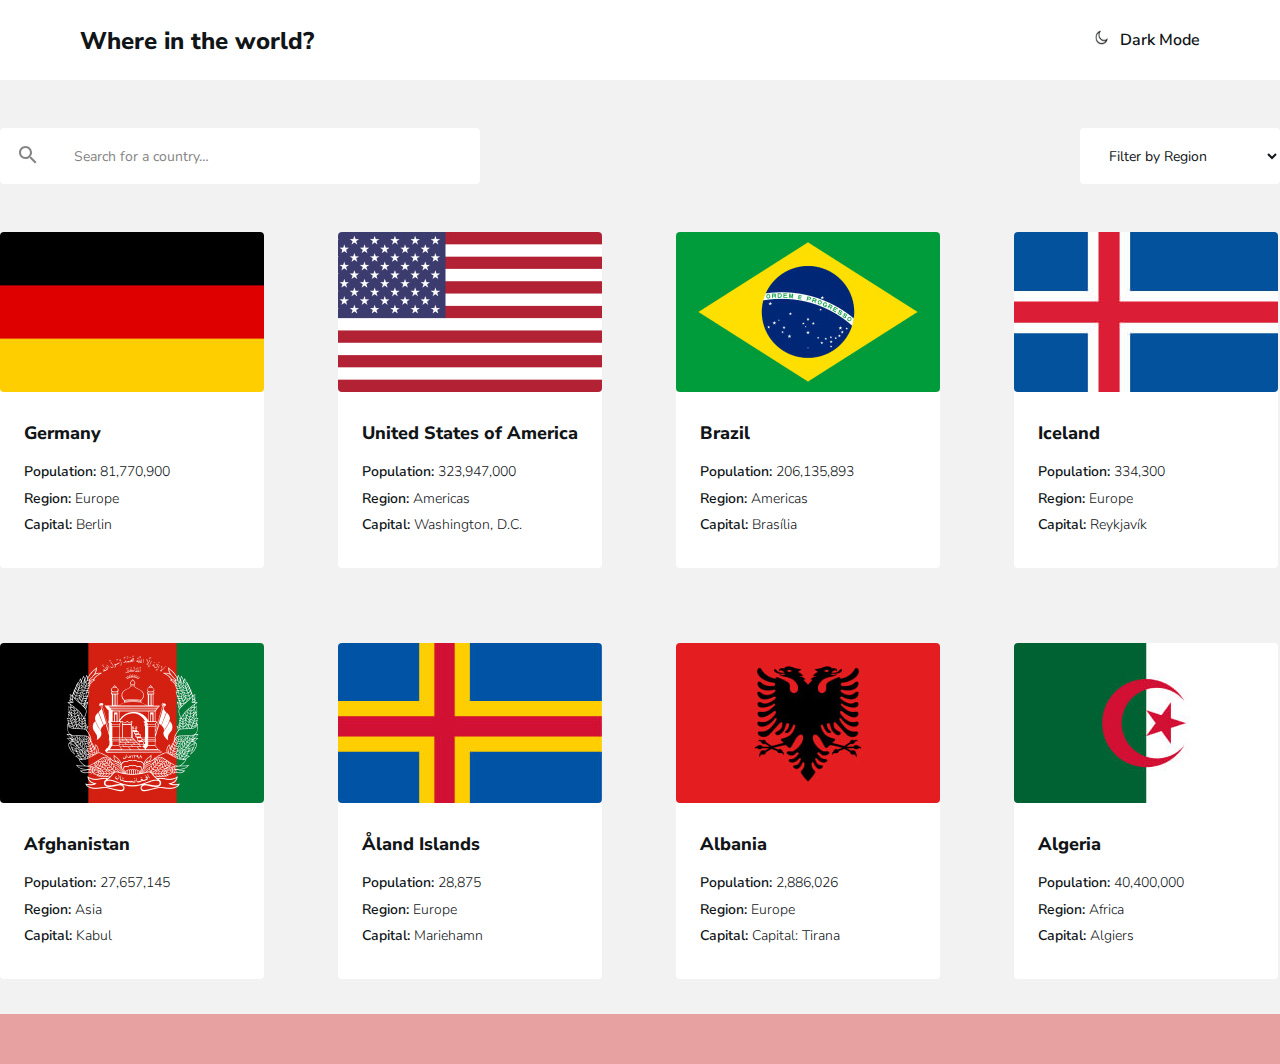
<file: index.html>
<!DOCTYPE html>
<html lang="en">
<head>
  <meta charset="UTF-8">
  <meta name="viewport" content="width=device-width, initial-scale=1.0">
  <title>Countries</title>

<!-- Fonts -->
<link rel="preconnect" href="https://fonts.googleapis.com">
<link rel="preconnect" href="https://fonts.gstatic.com" crossorigin>
<link href="https://fonts.googleapis.com/css2?family=Nunito+Sans:ital,opsz@0,6..12;1,6..12&display=swap" rel="stylesheet">

  <!-- Styles -->
  <link rel="stylesheet" href="normalize.css">
  <link rel="stylesheet" href="style.css">

</head>

<body>
<div class="countries-wrapper">
  <header class="header">
  <h2 class="header-heading-question">Where in the world?</h2>
  <button class="btn" type="button">
     <span class="togler-moon">
       <img class="moon-img" src="./img/Path.png" alt="moon" width="13" height="15">
     </span>
      <span class="togler-text">Dark Mode</span></button>
  </header>

<main class="main-content">
<div class="container">
  <div class="search-option">

  <form>

    <input class="input-search" type="text" name="search" placeholder="Search for a country…">

    <select name="country" id="country" >

      <option value="filter">Filter by Region</option>
      <option value="af">Africa</option>
      <option value="usa">America</option>
      <option value="asian">Asia</option>
      <option value="euro">Europe</option>
      <option value="ocean">Oceania</option>

    </select>

  </form>

  </div>
  <div class="flags-countries">
    <ul class="country-list-top">
      <li class="country-list-item-top">
        <a href="#"><img class="flag-germany-img" src="./img/germany.jpg" width="264" height="160" alt="flag-germany" srcset="./img/germany.jpg 1x, ./img/germany@2x.jpg 2x">
        <h3 class="heading-name-country">Germany</h3>
          <p class="text-country"><strong>Population:</strong> <span>81,770,900</span></p>
          <p class="text-country"><strong>Region:</strong> <span>Europe</span></p>
          <p class="text-country"><strong>Capital:</strong> <span>Berlin</span></p>
      </a>
      </li>

      <li class="country-list-item-top">
        <a href="#"><img class="flag-germany-img" src="./img/USA.jpg" width="264" height="160" alt="flag-germany" srcset="./img/USA.jpg 1x, ./img/USA@2x.jpg 2x">
        <h3 class="heading-name-country">United States of America</h3>
          <p class="text-country"><strong>Population:</strong> <span>323,947,000</span></p>
          <p class="text-country"><strong>Region:</strong> <span> Americas</span></p>
          <p class="text-country"><strong>Capital:</strong> <span>Washington, D.C.</span></p>
      </a>
      </li>
      <li class="country-list-item-top">
        <a href="#"><img class="flag-germany-img" src="./img/Brasil.jpg" width="264" height="160" alt="flag-germany" srcset="./img/Brasil.jpg 1x, ./img/Brasil@2xBrazil.jpg 2x">
        <h3 class="heading-name-country">Brazil</h3>
          <p class="text-country"><strong>Population:</strong> <span>206,135,893</span></p>
          <p class="text-country"><strong>Region:</strong> <span>Americas</span></p>
          <p class="text-country"><strong>Capital:</strong> <span>Brasília</span></p>
      </a>
      </li>
      <li class="country-list-item-top">
        <a href="#"><img class="flag-germany-img" src="./img/Iceland.jpg" width="264" height="160" alt="flag-germany" srcset="./img/Iceland.jpg 1x, ./img/Iceland@2x.jpg 2x">
        <h3 class="heading-name-country">Iceland</h3>
          <p class="text-country"><strong>Population:</strong> <span>334,300</span></p>
          <p class="text-country"><strong>Region:</strong> <span>Europe</span></p>
          <p class="text-country"><strong>Capital:</strong> <span>Reykjavík</span></p>
      </a>
      </li>
   </ul>
   <ul class="country-list-top country-list-bottom">
    <li class="country-list-item-top">
      <a href="#"><img class="flag-germany-img" src="./img/Afganistan.jpg" width="264" height="160" alt="flag-germany" srcset="./img/Afganistan.jpg 1x, ./img/Afganistan@2x.jpg 2x">
      <h3 class="heading-name-country">Afghanistan</h3>
        <p class="text-country"><strong>Population:</strong> <span>27,657,145</span></p>
        <p class="text-country"><strong>Region:</strong> <span>Asia</span></p>
        <p class="text-country"><strong>Capital:</strong> <span>Kabul</span></p>
    </a>
    </li>

    <li class="country-list-item-top">
      <a href="#"><img class="flag-germany-img" src="./img/AlandIceland.jpg" width="264" height="160" alt="flag-germany" srcset="./img/AlandIceland.jpg 1x, ./img/AlandIceland@2x.jpg 2x">
      <h3 class="heading-name-country">Åland Islands</h3>
        <p class="text-country"><strong>Population:</strong> <span>28,875</span></p>
        <p class="text-country"><strong>Region:</strong> <span>Europe</span></p>
        <p class="text-country"><strong>Capital:</strong> <span>Mariehamn</span></p>
    </a>
    </li>
    <li class="country-list-item-top">
      <a href="#"><img class="flag-germany-img" src="./img/Albania.jpg" width="264" height="160" alt="flag-germany" srcset="./img/Albania.jpg 1x, ./img/Albania@2x.jpg 2x">
      <h3 class="heading-name-country">Albania</h3>
        <p class="text-country"><strong>Population:</strong> <span>2,886,026</span></p>
        <p class="text-country"><strong>Region:</strong> <span>Europe</span></p>
        <p class="text-country"><strong>Capital:</strong> <span>Capital: Tirana</span></p>
    </a>
    </li>
    <li class="country-list-item-top">
      <a href="#"><img class="flag-germany-img" src="./img/Algeria.jpg" width="264" height="160" alt="flag-germany" srcset="./img/Algeria.jpg 1x, ./img/Algeria@2x.jpg 2x">
      <h3 class="heading-name-country">Algeria</h3>
        <p class="text-country"><strong>Population:</strong> <span>40,400,000</span></p>
        <p class="text-country"><strong>Region:</strong> <span>Africa</span></p>
        <p class="text-country"><strong>Capital:</strong> <span>Algiers</span></p>
    </a>
    </li>
 </ul>
</div>
</main>



</div>
<script src="./main.js"></script>
</body>
</html>
</file>
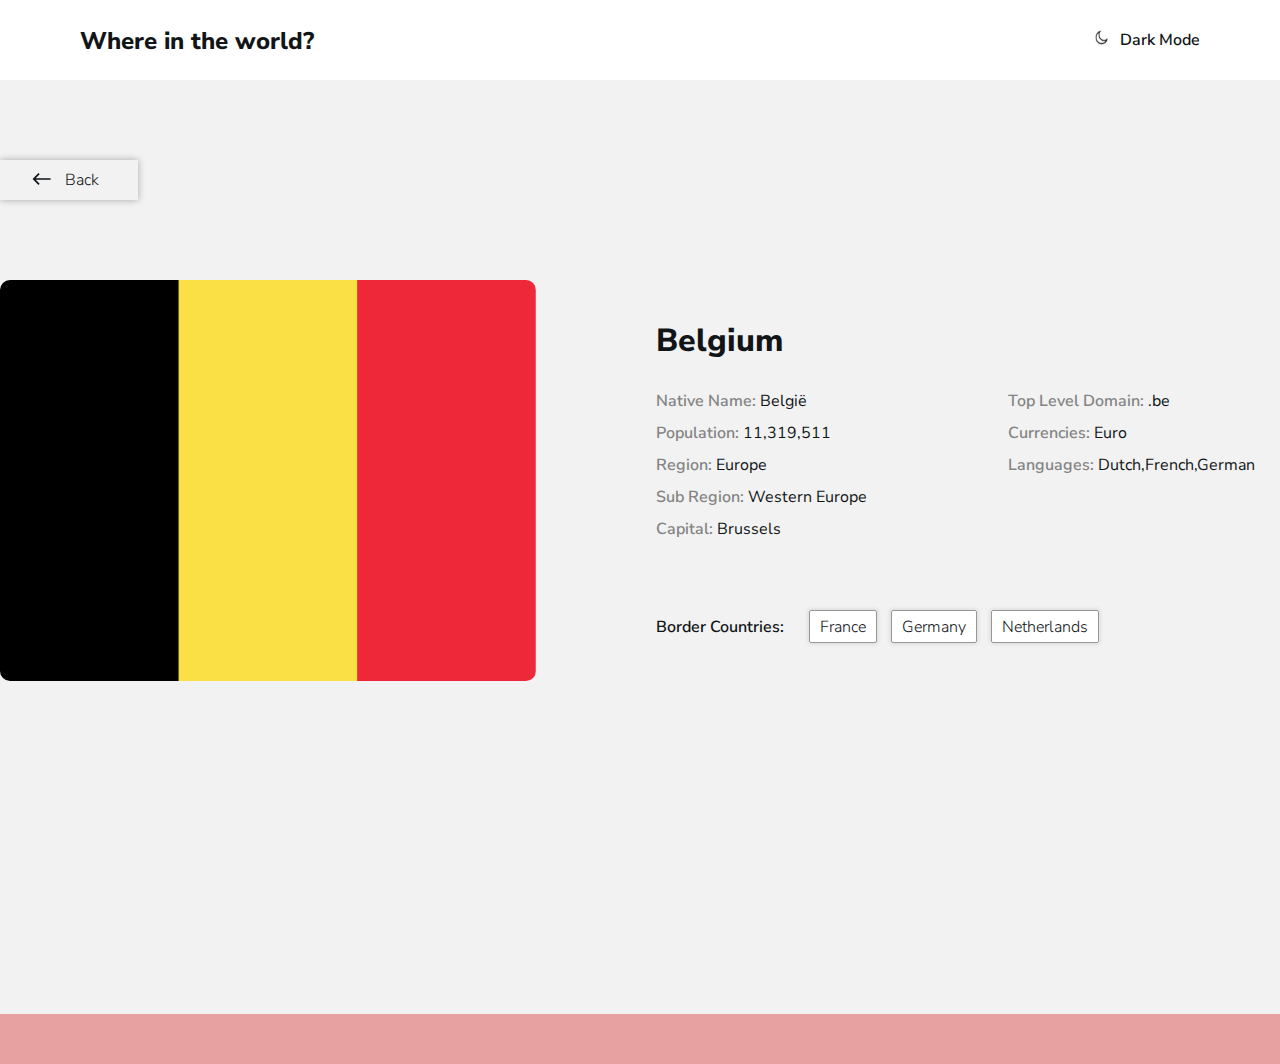
<file: details.html>
<!DOCTYPE html>
<html lang="en">
<head>
  <meta charset="UTF-8">
  <meta name="viewport" content="width=device-width, initial-scale=1.0">
  <title>Countries-Details</title>

<!-- Fonts -->
<link rel="preconnect" href="https://fonts.googleapis.com">
<link rel="preconnect" href="https://fonts.gstatic.com" crossorigin>
<link href="https://fonts.googleapis.com/css2?family=Nunito+Sans:ital,opsz@0,6..12;1,6..12&display=swap" rel="stylesheet">

  <!-- Styles -->
  <link rel="stylesheet" href="normalize.css">
  <link rel="stylesheet" href="style.css">

</head>

<body>
<div class="countries-wrapper">
  <header class="header">
  <h2 class="header-heading-question">Where in the world?</h2>
  <button class="btn" type="button">
     <span class="togler-moon">
       <img class="moon-img" src="./img/Path.png" alt="moon" width="13" height="15">
     </span>
      <span class="togler-text">Dark Mode</span></button>
  </header>

<div class="main-content main-content-detail">

<div class="container">
  <div class="back">
    <a class="link-back" href="./index.html" target="_blank">
      <span class="icon-back">
        <svg class="icon-to-back" xmlns="http://www.w3.org/2000/svg" width="19" height="12" ><path fill="currentColor" fill-rule="evenodd" d="m6.464.107 1.179 1.179-3.89 3.889h14.85v1.65H3.753l3.89 3.889-1.179 1.179L.572 6 6.464.107Z" clip-rule="evenodd"/></svg>
      </span>
      <span class="text-back">Back</span>

    </a>
  </div>
  <div class="about-country">
    <img class="flag-belgia" src="./img/belgia.jpg" alt="flag-belgia" width="560" height="401" srcset="/img/belgia.jpg 1x, /img/belgia@2x.jpg 2x">
    <div class="about-country-texts">
      <h2 class="heading-belgia">Belgium</h2>
      <div class="content-info">
      <div class="left-info">
        <p class="text-belgia"><strong class="bold-text">Native Name:</strong> België</p>
        <p class="text-belgia"><strong class="bold-text">Population:</strong> 11,319,511</p>
        <p class="text-belgia"><strong class="bold-text">Region:</strong> Europe</p>
        <p class="text-belgia"><strong class="bold-text">Sub Region:</strong> Western Europe</p>
        <p class="text-belgia"><strong class="bold-text">Capital:</strong> Brussels</p>
      </div>
      <div class="right-info">
        <p class="text-belgia"><strong class="bold-text">Top Level Domain:</strong> .be</p>
        <p class="text-belgia"><strong class="bold-text">Currencies:</strong> Euro</p>
        <p class="text-belgia"><strong class="bold-text">Languages:</strong> Dutch,French,German</p>
        </div>


        </div>
        <div class="border-countries">
          <h3 class="heading-links">Border Countries: </h3>
          <div class="links-border">
            <a  href="index.html" target="_blank">France</a>
            <a href="index.html" target="_blank">Germany</a>
            <a href="index.html" target="_blank">Netherlands</a>

          </div>

      </div>

      </div>



</div>

  </div>

</div>



</div>
<script src="./main.js"></script>
</body>
</html>
</file>
<file: style.css>
:root{
  --bg-color:#fff;
  --bg-color-second:#F2F2F2;
  --text-color:#111517;
  --other-color:#848484;
}
*{
  margin: 0;
  padding: 0;
  box-sizing: border-box;
}
html{
  background-color:#e7a1a1;
}
body{
  font-family: 'Nunito Sans', Arial, sans-serif;

}

.dark-mode{
  --bg-color:#2B3844;
  --bg-color-second:#202C36;
  --text-color:#FFFFFF;
  --other-color:#FFFFFF;
}
/* .dark-mode-remove{
  --bg-color:#2B3844;
  --bg-color-second:#202C36;
  --text-color:#FFFFFF;

} */
a{
  text-decoration: none;
  color:var(--text-color);
}
.countries-wrapper{
  width: 100%;
  max-width: 1440px;
  /* height: auto; */
  margin: auto;
  padding-bottom: 50px;
  /* border: 1px solid red; */
}
.header{
  display: flex;
  align-items: center;
  justify-content: space-between;
  width: 100%;
  height: 80px;
  padding: 24px 80px 23px;
  background-color: var(--bg-color);
  box-shadow: 0px 2px 4px 0px #0000000E;





  /* border: 1px solid blue; */
}
.header-heading-question{
  font-size: 24px;
  line-height: 32px;
  font-weight: 800;
  color:var(--text-color);
}
.btn{
  padding: 0;
  border:none;
  background-color:transparent;
  /* background-color:var(--bg-color); */

  cursor: pointer;
  /* border:1px solid blue; */

}


.togler-text{
  font-size: 16px;
  line-height: 21px;
  font-weight: 600;
  color: var(--text-color);
  margin-left: 8px;
}

.moon-img{
  width:13px;
  height: 15px;

}
.main-content{
  width: 100%;
  height: 934px;
  background-color:var(--bg-color-second);
  padding-top: 48px;
  padding-bottom: 45px;

}
.main-content-detail{
  padding-top: 80px;
  background-color:var(--bg-color-second);
}


.container{
  width: 1280px;
  height: 100%;
  margin: auto;
  /* border:1px solid yellow; */

}
form{
  display: flex;
  justify-content: space-between;
  margin-bottom: 48px;
}
.input-search{
  width: 480px;
  height: 56px;
  padding-left: 74px;
  font-size: 14px;
  line-height: 20px;
  font-weight: 400;
  border:none;
  border-radius: 4px;
  color:var(--text-color);
  background-color:var(--bg-color);
  background-image: url(./img/icon-search-black.svg);
  background-repeat: no-repeat;
  background-position: 19px 18px;

}
/* svg path{
  fill: var(--other-color);
} */
::placeholder{
  color:var(--other-color);
}
select{
  width: 200px;
  height: 56px;
  padding-top: 18px;
  padding-bottom: 18px;
  padding-left: 25px;
  font-size: 14px;
  line-height: 20px;
  font-weight: 400;
  border: none;
  border-radius: 4px;
  color:var(--text-color);
  background-color:var(--bg-color);
}


.country-list-top{
  display: flex;
  margin-bottom: 75px;
}
.country-list-item-top{

  width: 264px;
  height: 336px;
  list-style: none;
  background-color:var(--bg-color);
  box-shadow: #00000008;
  border-radius:4px;
}

.country-list-item-top:not(last-child){
  margin-right: 74px;

}
.flag-germany-img{
  width: 264px;
  height: 160px;
  border-radius:4px;

}
.heading-name-country{
  font-size: 18px;
  line-height: 26px;
  font-weight: 800;
  margin-left: 24px;
  margin-top: 24px;
  margin-bottom: 16px;
  color:var(--text-color);
}
.text-country{

  margin-left: 24px;
  margin-bottom: 8px;
  color: var(--text-color);

}
strong{
  font-size: 14px;
  line-height: 16px;
  font-weight: 600;
}
span{
  font-size: 14px;
  line-height: 16px;
  font-weight: 300;
}


/* Details */

.back{
  display: inline-block;
  padding:10px 39px 10px 32px;
  background-color:var(--bg-color-second);
  box-shadow: 0px 0px 7px rgba(0, 0, 0,0.3);

}
.back:hover{
  opacity: 0.8;
}
.back:active{
  opacity: 0.6;
}
.text-back{
  font-size: 16px;
  line-height: 20px;
  font-weight: 300;
  color:var(--text-color);
  margin-left: 10px;
}
.about-country-texts{
  width: 100%;
  height: 323px;
  margin-left: 120px;
  margin-top: 39px;
  /* border: 1px solid blue; */
}
.about-country{
  display: flex;
  margin-top: 80px;
}
.flag-belgia{
  border-radius: 10px;
}
.content-info{
  display: flex;
}
.heading-belgia{
  font-size: 32px;
  line-height: 43px;
  font-weight: 800;
  color:var(--text-color);
  margin-bottom:23px;
}
.right-info{
  margin-left: 141px;

}


.bold-text{
  font-size: 16px;
  line-height: 32px;
  font-weight: 600;
  color:var(--other-color);

}
.text-belgia{

  font-size: 16px;
  line-height: 32px;
  font-weight: 400;
  color:var(--text-color);
}


.border-countries{
  display: flex;
  align-items:center;
  margin-top: 70px;

  }
  .heading-links{
  font-size: 16px;
  line-height: 24px;
  font-weight: 600;
  color:var(--text-color);
  margin-right: 15px;
  }
  .links-border a{
   font-style: 14px;
   line-height: 19px;
   font-weight: 300;
   color:var(--text-color);
   width: 96px;
   height: 28px;
   border: 1px solid #979797;
   background-color:var(--bg-color);
   border-radius:2px;
   margin-left: 10px;
   padding: 5px 10px 4px ;
   box-shadow: 0px 0px 4px 1px #0000001B;


  }
</file>
